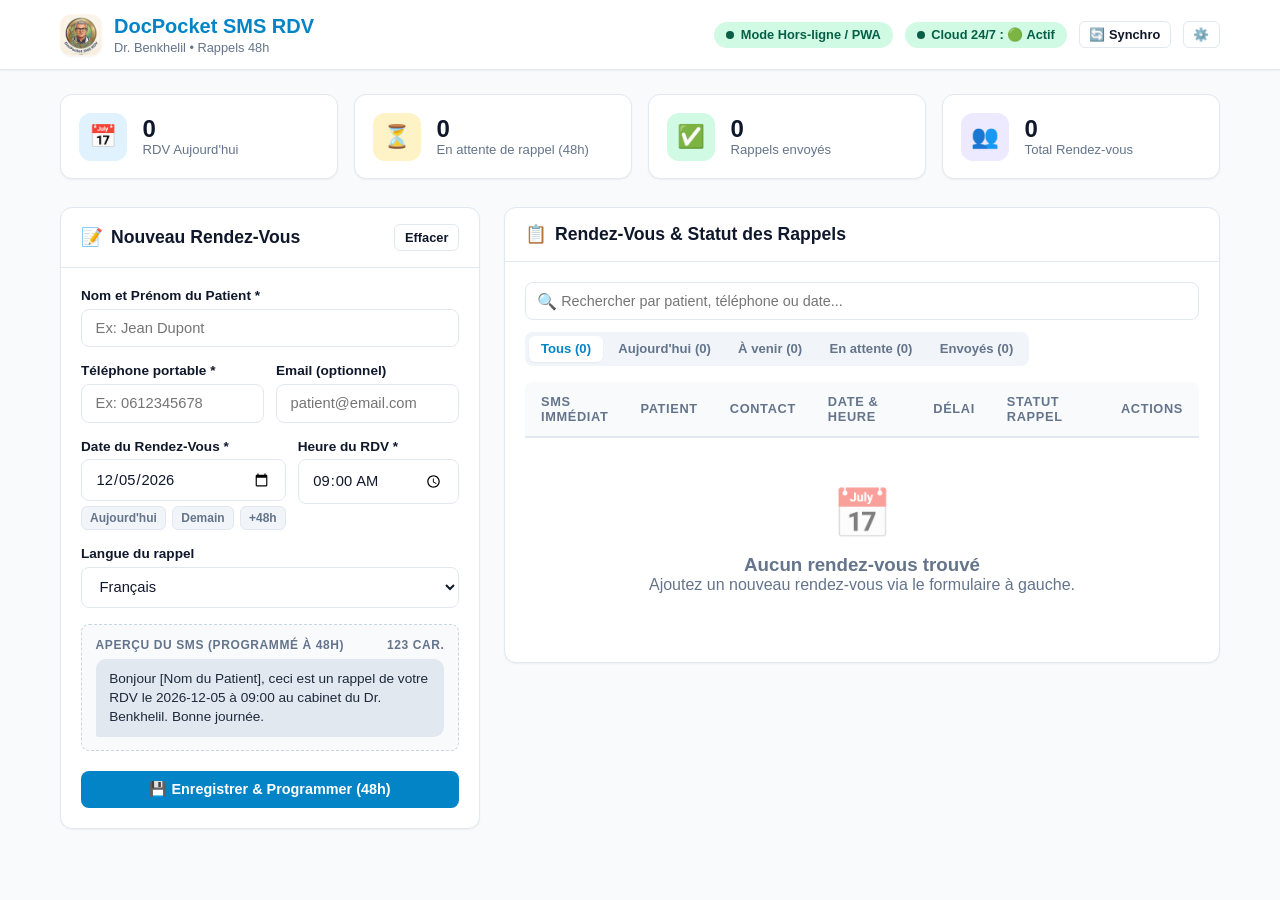
<file: index.html>
<!DOCTYPE html>
<html lang="fr">
<head>
  <meta charset="UTF-8">
  <meta name="viewport" content="width=device-width, initial-scale=1.0, maximum-scale=1.0, user-scalable=no">
  <title>DocPocket SMS RDV - Application Médicale</title>
  
  <!-- PWA Meta Tags -->
  <link rel="manifest" href="manifest.json">
  <meta name="theme-color" content="#0284c7">
  <meta name="mobile-web-app-capable" content="yes">
  <meta name="application-name" content="DocPocket SMS RDV">
  <meta name="apple-mobile-web-app-capable" content="yes">
  <meta name="apple-mobile-web-app-status-bar-style" content="default">
  <meta name="apple-mobile-web-app-title" content="SMS RDV">
  <link rel="apple-touch-icon" href="icons/apple-touch-icon.png">
  <link rel="icon" type="image/png" href="favicon.png">

  <link rel="stylesheet" href="styles.css">
</head>
<body>

  <!-- Header -->
  <header>
    <div class="header-container">
      <a href="#" class="brand">
        <img src="icons/icon-192.png" alt="DocPocket" class="brand-icon">
        <div class="brand-text">
          <h1>DocPocket SMS RDV</h1>
          <span id="header-doctor-name">Cabinet Médical • Rappels 48h</span>
        </div>
      </a>

      <div class="header-actions">
        <div id="status-pill" class="status-pill" title="Cliquez pour changer le mode de connexion">
          <span class="status-dot"></span>
          <span id="status-text">Mode Local</span>
        </div>

        <div class="status-pill online" title="Service Réveil Cloud 24/7">
          <span class="status-dot"></span>
          <span>Cloud 24/7 : 🟢 Actif</span>
        </div>

        <button id="btn-install-pwa" class="btn btn-sm btn-install" style="display: none;">
          📲 Installer l'App
        </button>

        <button id="btn-sync" class="btn btn-sm btn-secondary" title="Synchroniser avec le serveur PC">
          🔄 Synchro
        </button>

        <button id="btn-open-settings" class="btn btn-sm btn-secondary" title="Paramètres">
          ⚙️
        </button>
      </div>
    </div>
  </header>

  <!-- Main Content -->
  <main>
    <!-- Install Banner (shown on mobile/desktop when PWA installable) -->
    <div id="install-banner" class="install-banner">
      <div class="install-banner-text">
        <h4>Installer DocPocket SMS RDV sur votre écran d'accueil</h4>
        <p>Accédez instantanément à la gestion de vos rendez-vous, même hors connexion.</p>
      </div>
      <button id="banner-install-btn" class="btn btn-sm btn-secondary" style="background: white; color: var(--primary);">
        Installer
      </button>
    </div>

    <!-- Stats Dashboard -->
    <section class="stats-grid">
      <div class="stat-card">
        <div class="stat-icon blue">📅</div>
        <div class="stat-data">
          <h3 id="stat-today">0</h3>
          <p>RDV Aujourd'hui</p>
        </div>
      </div>

      <div class="stat-card">
        <div class="stat-icon yellow">⏳</div>
        <div class="stat-data">
          <h3 id="stat-pending">0</h3>
          <p>En attente de rappel (48h)</p>
        </div>
      </div>

      <div class="stat-card">
        <div class="stat-icon green">✅</div>
        <div class="stat-data">
          <h3 id="stat-sent">0</h3>
          <p>Rappels envoyés</p>
        </div>
      </div>

      <div class="stat-card">
        <div class="stat-icon purple">👥</div>
        <div class="stat-data">
          <h3 id="stat-total">0</h3>
          <p>Total Rendez-vous</p>
        </div>
      </div>
    </section>

    <!-- Content Grid: Form + Appointments List -->
    <div class="content-grid">
      
      <!-- Appointment Form -->
      <section class="card">
        <div class="card-header">
          <h2 class="card-title" id="form-title">
            <span>📝</span> Nouveau Rendez-Vous
          </h2>
          <button id="btn-reset-form" class="btn btn-sm btn-secondary" type="button">Effacer</button>
        </div>
        <div class="card-body">
          <form id="appointment-form">
            <input type="hidden" id="edit-id" value="">

            <div class="form-group">
              <label for="patient-name">Nom et Prénom du Patient *</label>
              <input type="text" id="patient-name" required placeholder="Ex: Jean Dupont">
            </div>

            <div class="form-row">
              <div class="form-group">
                <label for="patient-phone">Téléphone portable *</label>
                <input type="tel" id="patient-phone" inputmode="numeric" pattern="[0-9]*" required placeholder="Ex: 0612345678">
              </div>

              <div class="form-group">
                <label for="patient-email">Email (optionnel)</label>
                <input type="email" id="patient-email" placeholder="patient@email.com">
              </div>
            </div>

            <div class="form-row">
              <div class="form-group">
                <label for="appointment-date">Date du Rendez-Vous *</label>
                <input type="date" id="appointment-date" required>
                <div class="quick-dates">
                  <button type="button" class="quick-date-btn" data-days="0">Aujourd'hui</button>
                  <button type="button" class="quick-date-btn" data-days="1">Demain</button>
                  <button type="button" class="quick-date-btn" data-days="2">+48h</button>
                </div>
              </div>

              <div class="form-group">
                <label for="appointment-time">Heure du RDV *</label>
                <input type="time" id="appointment-time" required value="09:00">
              </div>
            </div>

            <div class="form-group">
              <label for="sms-language">Langue du rappel</label>
              <select id="sms-language">
                <option value="fr" selected>Français</option>
                <option value="ar">Arabe (العربية)</option>
                <option value="en">Anglais (English)</option>
              </select>
            </div>

            <!-- Live SMS Preview -->
            <div class="sms-preview-card">
              <div class="sms-preview-header">
                <span>Aperçu du SMS (programmé à 48h)</span>
                <span id="sms-char-count">0 car.</span>
              </div>
              <div id="sms-preview-text" class="sms-preview-text">
                Chargement de l'aperçu...
              </div>
            </div>

            <div style="margin-top: 1.25rem;">
              <button type="submit" id="btn-submit" class="btn btn-primary" style="width: 100%;">
                💾 Enregistrer & Programmer (48h)
              </button>
            </div>
          </form>
        </div>
      </section>

      <!-- Appointments List & Management -->
      <section class="card">
        <div class="card-header">
          <h2 class="card-title">
            <span>📋</span> Rendez-Vous & Statut des Rappels
          </h2>
        </div>

        <div class="card-body">
          <!-- Filter & Search Bar -->
          <div class="filter-bar">
            <div class="search-box">
              <span class="search-icon">🔍</span>
              <input type="text" id="search-input" placeholder="Rechercher par patient, téléphone ou date...">
            </div>

            <div class="filter-tabs">
              <button class="filter-tab active" data-filter="all">Tous (<span id="count-all">0</span>)</button>
              <button class="filter-tab" data-filter="today">Aujourd'hui (<span id="count-today">0</span>)</button>
              <button class="filter-tab" data-filter="upcoming">À venir (<span id="count-upcoming">0</span>)</button>
              <button class="filter-tab" data-filter="pending">En attente (<span id="count-pending">0</span>)</button>
              <button class="filter-tab" data-filter="sent">Envoyés (<span id="count-sent">0</span>)</button>
            </div>
          </div>

          <!-- Appointments Table -->
          <div class="table-wrapper">
            <table>
              <thead>
                <tr>
                  <th style="width: 90px;">SMS Immédiat</th>
                  <th>Patient</th>
                  <th>Contact</th>
                  <th>Date & Heure</th>
                  <th>Délai</th>
                  <th>Statut Rappel</th>
                  <th style="text-align: right;">Actions</th>
                </tr>
              </thead>
              <tbody id="appointments-table-body">
                <!-- Dynamically loaded rows -->
              </tbody>
            </table>

            <div id="empty-state" class="empty-state" style="display: none;">
              <div class="empty-state-icon">📅</div>
              <h3>Aucun rendez-vous trouvé</h3>
              <p>Ajoutez un nouveau rendez-vous via le formulaire à gauche.</p>
            </div>
          </div>
        </div>
      </section>

    </div>
  </main>

  <!-- Settings Modal -->
  <div id="settings-modal" class="modal-overlay">
    <div class="modal-dialog">
      <div class="modal-header">
        <h3 class="card-title"><span>⚙️</span> Paramètres de l'Application</h3>
        <button id="btn-close-settings" class="btn-action" style="font-size: 1.2rem;">&times;</button>
      </div>

      <div class="modal-body">
        <h4 style="margin-bottom: 0.75rem; color: var(--primary);">Synchronisation avec le Cabinet</h4>

        <div class="form-group">
          <label for="sync-mode">Mode de fonctionnement</label>
          <select id="sync-mode">
            <option value="local">Mode Autonome / Hors-ligne (Navigateur & PWA)</option>
            <option value="server">Serveur Local PC / Wi-Fi (API Express)</option>
          </select>
        </div>

        <div class="form-group" id="server-url-group">
          <label for="server-url">Adresse du Serveur PC (API)</label>
          <input type="text" id="server-url" placeholder="ex: http://192.168.1.15:3000 ou http://localhost:3000">
          <small style="color: var(--text-muted); font-size: 0.75rem;">
            Permet de synchroniser les rendez-vous en direct avec l'application PC et le téléphone Android.
          </small>
        </div>

        <hr style="border: 0; border-top: 1px solid var(--border); margin: 1.25rem 0;">

        <h4 style="margin-bottom: 0.75rem; color: var(--primary);">Configuration du Médecin</h4>

        <div class="form-group">
          <label for="setting-doctor-name">Nom du Médecin</label>
          <input type="text" id="setting-doctor-name" placeholder="Dr. ...">
        </div>

        <div class="form-group">
          <label for="setting-reminder-hours">Délai du Rappel SMS (en heures avant le RDV)</label>
          <input type="number" id="setting-reminder-hours" value="48" min="1" max="168">
          <small style="color: var(--text-muted); font-size: 0.75rem;">Par défaut : 48 heures (2 jours avant le rendez-vous).</small>
        </div>

        <hr style="border: 0; border-top: 1px solid var(--border); margin: 1.25rem 0;">

        <h4 style="margin-bottom: 0.75rem; color: var(--primary);">Modèles des SMS</h4>

        <div class="form-group">
          <label for="template-fr">Modèle Français</label>
          <textarea id="template-fr" rows="2" style="font-size: 0.85rem;"></textarea>
        </div>

        <div class="form-group">
          <label for="template-ar" style="direction: rtl;">Modèle Arabe (العربية)</label>
          <textarea id="template-ar" rows="2" style="font-size: 0.85rem; direction: rtl;"></textarea>
        </div>

        <div class="form-group">
          <label for="template-en">Modèle Anglais</label>
          <textarea id="template-en" rows="2" style="font-size: 0.85rem;"></textarea>
        </div>

        <hr style="border: 0; border-top: 1px solid var(--border); margin: 1.25rem 0;">

        <h4 style="margin-bottom: 0.75rem; color: var(--primary);">Sauvegarde & Export</h4>
        <div style="display: flex; gap: 0.5rem; flex-wrap: wrap;">
          <button id="btn-export-json" class="btn btn-sm btn-secondary" type="button">📥 Exporter (JSON)</button>
          <button id="btn-export-csv" class="btn btn-sm btn-secondary" type="button">📊 Exporter (CSV)</button>
          <label class="btn btn-sm btn-secondary" style="cursor: pointer; margin-bottom: 0;">
            📤 Importer (JSON)
            <input type="file" id="file-import-json" accept=".json" style="display: none;">
          </label>
        </div>
      </div>

      <div class="modal-footer">
        <button id="btn-cancel-settings" class="btn btn-secondary">Annuler</button>
        <button id="btn-save-settings" class="btn btn-primary">Enregistrer les Paramètres</button>
      </div>
    </div>
  </div>

  <!-- Toast Notification -->
  <div id="toast">Rendez-vous enregistré avec succès !</div>

  <script src="app.js"></script>
</body>
</html>
</file>
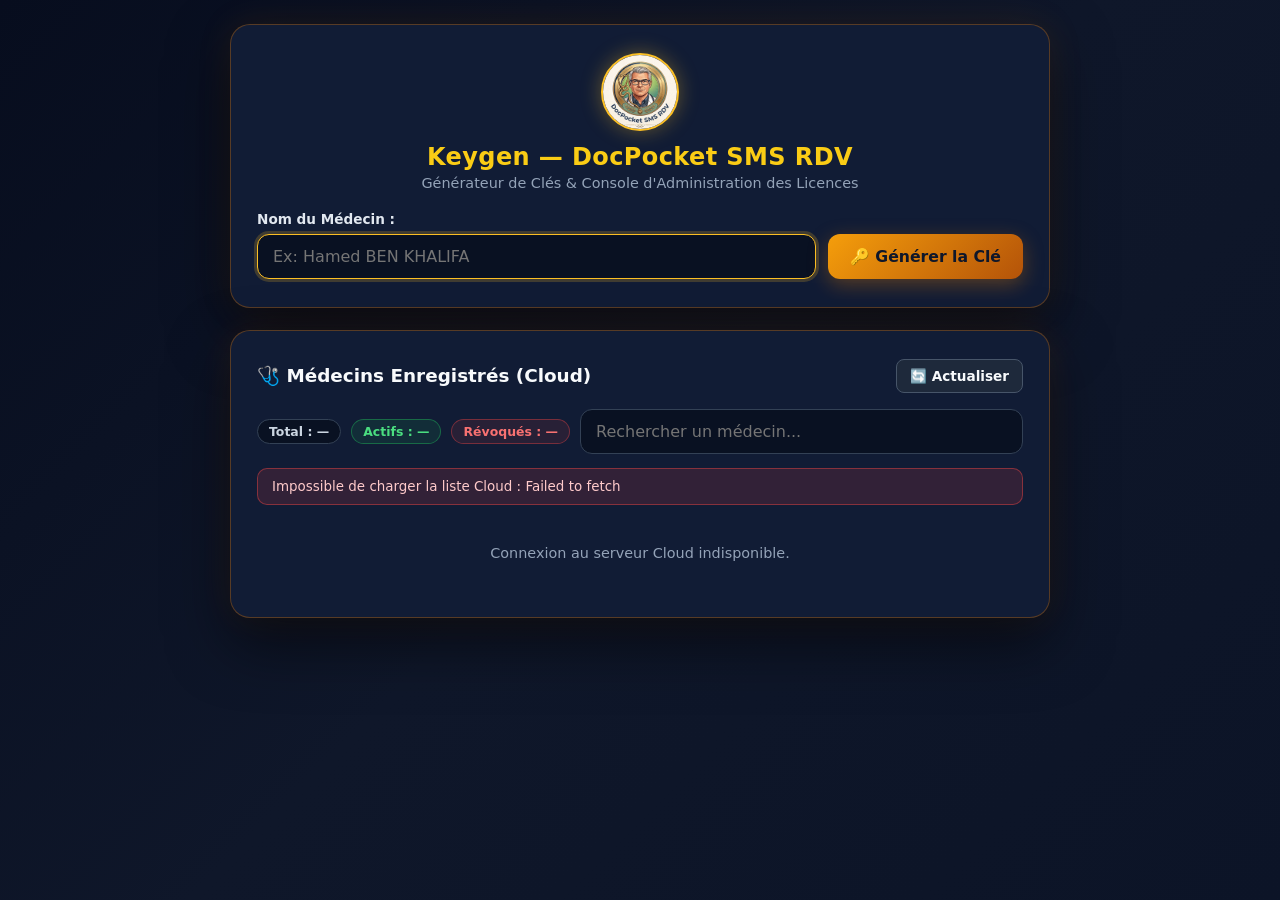
<file: keygen.html>
<!DOCTYPE html>
<html lang="fr">
<head>
    <meta charset="UTF-8">
    <meta name="viewport" content="width=device-width, initial-scale=1.0">
    <title>Keygen DocPocket SMS RDV — Licences & Médecins</title>
    <link rel="icon" type="image/png" href="icons/icon-192.png">
    <style>
        :root {
            --primary: #0284c7;
            --gold: #d97706;
            --gold-light: #fbbf24;
            --bg-gradient: linear-gradient(135deg, #070d1e 0%, #0f172a 50%, #0c1427 100%);
            --card-bg: #111c35;
            --card-border: rgba(217, 119, 6, 0.35);
            --text-main: #f8fafc;
            --text-muted: #94a3b8;
            --success: #22c55e;
            --danger: #ef4444;
            --radius: 12px;
        }

        * {
            box-sizing: border-box;
            margin: 0;
            padding: 0;
            font-family: 'Segoe UI', system-ui, -apple-system, sans-serif;
        }

        body {
            background: var(--bg-gradient);
            color: var(--text-main);
            min-height: 100vh;
            padding: 24px 16px 48px;
        }

        .container {
            width: 100%;
            max-width: 820px;
            margin: 0 auto;
            display: flex;
            flex-direction: column;
            gap: 22px;
        }

        .keygen-card, .doctors-card {
            width: 100%;
            background: var(--card-bg);
            border: 1.5px solid var(--card-border);
            border-radius: 20px;
            box-shadow: 0 25px 60px rgba(0, 0, 0, 0.55), 0 0 35px rgba(217, 119, 6, 0.12);
            padding: 28px 26px;
        }

        .header {
            text-align: center;
            margin-bottom: 20px;
        }

        .header-logo {
            width: 78px;
            height: 78px;
            margin: 0 auto 12px;
            border-radius: 50%;
            border: 2px solid var(--gold-light);
            box-shadow: 0 0 20px rgba(251, 191, 36, 0.35);
            background: #0b1329;
            display: flex;
            align-items: center;
            justify-content: center;
            overflow: hidden;
            font-size: 2rem;
        }

        .header-logo img {
            width: 100%;
            height: 100%;
            object-fit: cover;
        }

        h1 {
            font-size: 1.5rem;
            color: #facc15;
            font-weight: 700;
            letter-spacing: 0.4px;
            margin-bottom: 4px;
        }

        .subtitle {
            font-size: 0.9rem;
            color: var(--text-muted);
        }

        .form-row {
            display: flex;
            gap: 12px;
            flex-wrap: wrap;
            align-items: flex-end;
        }

        .form-group {
            flex: 1;
            min-width: 240px;
            text-align: left;
        }

        label {
            display: block;
            font-size: 0.85rem;
            font-weight: 600;
            color: #e2e8f0;
            margin-bottom: 7px;
        }

        input[type="text"], input[type="search"] {
            width: 100%;
            padding: 12px 15px;
            background: #091122;
            border: 1.5px solid #334155;
            border-radius: var(--radius);
            color: #fff;
            font-size: 1rem;
            outline: none;
            transition: all 0.2s;
        }

        input:focus {
            border-color: var(--gold-light);
            box-shadow: 0 0 0 3px rgba(251, 191, 36, 0.2);
        }

        .btn-generate {
            padding: 13px 22px;
            background: linear-gradient(135deg, #f59e0b 0%, #b45309 100%);
            border: none;
            border-radius: var(--radius);
            color: #0f172a;
            font-size: 0.98rem;
            font-weight: 800;
            cursor: pointer;
            box-shadow: 0 6px 20px rgba(217, 119, 6, 0.35);
            transition: transform 0.15s, box-shadow 0.15s;
            white-space: nowrap;
        }

        .btn-generate:hover {
            transform: translateY(-1px);
            box-shadow: 0 8px 24px rgba(217, 119, 6, 0.5);
        }

        .result-box {
            display: none;
            margin-top: 20px;
            background: rgba(217, 119, 6, 0.08);
            border: 1.5px dashed #f59e0b;
            border-radius: var(--radius);
            padding: 18px;
            text-align: center;
        }

        .result-title {
            font-size: 0.78rem;
            text-transform: uppercase;
            letter-spacing: 1px;
            color: var(--gold-light);
            font-weight: 700;
            margin-bottom: 8px;
        }

        .key-display {
            font-family: 'Consolas', 'Courier New', monospace;
            font-size: 1.4rem;
            font-weight: 800;
            color: #facc15;
            letter-spacing: 2px;
            background: #050a16;
            padding: 11px 14px;
            border-radius: 8px;
            border: 1px solid rgba(251, 191, 36, 0.3);
            margin-bottom: 12px;
            user-select: all;
            word-break: break-all;
        }

        .btn-copy, .btn-action {
            padding: 8px 13px;
            background: #1e293b;
            border: 1px solid #475569;
            color: #f8fafc;
            border-radius: 8px;
            cursor: pointer;
            font-weight: 600;
            font-size: 0.85rem;
            display: inline-flex;
            align-items: center;
            justify-content: center;
            gap: 6px;
            transition: all 0.2s;
            white-space: nowrap;
        }

        .btn-copy:hover, .btn-action:hover {
            background: #334155;
            color: #fff;
        }

        .btn-copy.copied {
            background: rgba(34, 197, 94, 0.2) !important;
            border-color: #22c55e !important;
            color: #4ade80 !important;
        }

        .btn-revoke {
            background: rgba(239, 68, 68, 0.14);
            border-color: rgba(239, 68, 68, 0.45);
            color: #fca5a5;
        }

        .btn-revoke:hover {
            background: rgba(239, 68, 68, 0.28);
            color: #fff;
        }

        .btn-activate {
            background: rgba(34, 197, 94, 0.14);
            border-color: rgba(34, 197, 94, 0.45);
            color: #86efac;
        }

        .btn-activate:hover {
            background: rgba(34, 197, 94, 0.28);
            color: #fff;
        }

        .btn-delete {
            background: transparent;
            border-color: rgba(148, 163, 184, 0.3);
            color: #94a3b8;
        }

        .btn-delete:hover {
            border-color: #ef4444;
            color: #fca5a5;
        }

        .section-header {
            display: flex;
            justify-content: space-between;
            align-items: center;
            gap: 12px;
            flex-wrap: wrap;
            margin-bottom: 16px;
        }

        .section-title {
            font-size: 1.15rem;
            font-weight: 700;
            color: #f8fafc;
            display: flex;
            align-items: center;
            gap: 8px;
        }

        .stats-bar {
            display: flex;
            gap: 10px;
            flex-wrap: wrap;
            margin-bottom: 14px;
            align-items: center;
        }

        .stat-pill {
            font-size: 0.78rem;
            padding: 4px 11px;
            border-radius: 20px;
            font-weight: 700;
            background: #091122;
            border: 1px solid #334155;
            color: #cbd5e1;
        }

        .stat-pill.active {
            border-color: rgba(34, 197, 94, 0.4);
            color: #4ade80;
            background: rgba(34, 197, 94, 0.1);
        }

        .stat-pill.revoked {
            border-color: rgba(239, 68, 68, 0.4);
            color: #f87171;
            background: rgba(239, 68, 68, 0.1);
        }

        .doctor-list {
            display: flex;
            flex-direction: column;
            gap: 12px;
        }

        .doctor-item {
            background: #091122;
            border: 1px solid #26354d;
            border-radius: 14px;
            padding: 16px;
            display: flex;
            justify-content: space-between;
            align-items: center;
            gap: 14px;
            flex-wrap: wrap;
            transition: border-color 0.2s;
        }

        .doctor-item.is-revoked {
            border-color: rgba(239, 68, 68, 0.45);
            background: rgba(127, 29, 29, 0.12);
        }

        .doctor-info {
            flex: 1;
            min-width: 240px;
        }

        .doctor-name-row {
            display: flex;
            align-items: center;
            gap: 9px;
            flex-wrap: wrap;
            margin-bottom: 5px;
        }

        .doctor-name {
            font-size: 1.05rem;
            font-weight: 700;
            color: #f8fafc;
        }

        .status-badge {
            font-size: 0.72rem;
            font-weight: 700;
            padding: 2px 9px;
            border-radius: 999px;
            text-transform: uppercase;
            letter-spacing: 0.4px;
        }

        .status-badge.active {
            background: rgba(34, 197, 94, 0.16);
            color: #4ade80;
            border: 1px solid rgba(34, 197, 94, 0.4);
        }

        .status-badge.revoked {
            background: rgba(239, 68, 68, 0.18);
            color: #f87171;
            border: 1px solid rgba(239, 68, 68, 0.45);
        }

        .doctor-meta {
            font-size: 0.79rem;
            color: #94a3b8;
            line-height: 1.5;
        }

        .doctor-key-chip {
            display: inline-block;
            margin-top: 7px;
            font-family: 'Consolas', 'Courier New', monospace;
            font-size: 0.92rem;
            font-weight: 700;
            color: #facc15;
            background: rgba(250, 204, 21, 0.08);
            border: 1px solid rgba(250, 204, 21, 0.25);
            padding: 4px 10px;
            border-radius: 7px;
            letter-spacing: 1px;
        }

        .doctor-actions {
            display: flex;
            gap: 8px;
            flex-wrap: wrap;
            align-items: center;
        }

        .empty-state {
            text-align: center;
            padding: 28px 12px;
            color: #94a3b8;
            font-size: 0.9rem;
        }

        .error-banner {
            display: none;
            background: rgba(239, 68, 68, 0.15);
            border: 1px solid rgba(239, 68, 68, 0.45);
            color: #fecaca;
            padding: 10px 14px;
            border-radius: 10px;
            font-size: 0.84rem;
            margin-bottom: 12px;
        }
    </style>
</head>
<body>

    <div class="container">
        <!-- CARTE 1 : GÉNÉRATEUR DE CLÉ -->
        <div class="keygen-card">
            <div class="header">
                <div class="header-logo">
                    <img src="icons/icon-192.png" alt="DocPocket SMS RDV" onerror="this.style.display='none'; this.parentElement.textContent='🩺';">
                </div>
                <h1>Keygen — DocPocket SMS RDV</h1>
                <p class="subtitle">Générateur de Clés & Console d'Administration des Licences</p>
            </div>

            <div class="form-row">
                <div class="form-group">
                    <label for="doctor-name">Nom du Médecin :</label>
                    <input type="text" id="doctor-name" placeholder="Ex: Hamed BEN KHALIFA" autocomplete="off" autofocus>
                </div>
                <button class="btn-generate" onclick="generateLicense()">🔑 Générer la Clé</button>
            </div>

            <div id="result-box" class="result-box">
                <div class="result-title">Clé d'activation générée :</div>
                <div id="key-display" class="key-display">----</div>
                <button id="btn-copy" class="btn-copy" onclick="copyLicenseKey()">📋 Copier la clé</button>
            </div>
        </div>

        <!-- CARTE 2 : LISTE DES MÉDECINS & RÉVOCATION -->
        <div class="doctors-card">
            <div class="section-header">
                <div class="section-title">🩺 Médecins Enregistrés (Cloud)</div>
                <button class="btn-action" id="btn-refresh" onclick="loadDoctors()">🔄 Actualiser</button>
            </div>

            <div class="stats-bar">
                <span class="stat-pill" id="stat-total">Total : —</span>
                <span class="stat-pill active" id="stat-active">Actifs : —</span>
                <span class="stat-pill revoked" id="stat-revoked">Révoqués : —</span>
                <div style="flex:1; min-width: 180px;">
                    <input type="search" id="search-doctor" placeholder="Rechercher un médecin..." oninput="renderDoctors()">
                </div>
            </div>

            <div id="api-error" class="error-banner"></div>

            <div id="doctor-list" class="doctor-list">
                <div class="empty-state">Chargement des médecins depuis Firebase Cloud...</div>
            </div>
        </div>
    </div>

    <script>
        const API_URL = (window.location.protocol === 'file:' || !window.location.hostname)
            ? 'https://docpocket-sms-rdv.vercel.app/api/licenses'
            : (window.location.hostname.includes('vercel.app') ? '/api/licenses' : 'https://docpocket-sms-rdv.vercel.app/api/licenses');

        /* Standalone Pure JS MD5 (RFC 1321) Implementation */
        function md5cycle(x, k) {
            var a = x[0], b = x[1], c = x[2], d = x[3];
            a = ff(a, b, c, d, k[0], 7, -680876936);
            d = ff(d, a, b, c, k[1], 12, -389564586);
            c = ff(c, d, a, b, k[2], 17, 606105819);
            b = ff(b, c, d, a, k[3], 22, -1044525330);
            a = ff(a, b, c, d, k[4], 7, -176418897);
            d = ff(d, a, b, c, k[5], 12, 1200080426);
            c = ff(c, d, a, b, k[6], 17, -1473231341);
            b = ff(b, c, d, a, k[7], 22, -45705983);
            a = ff(a, b, c, d, k[8], 7, 1770035416);
            d = ff(d, a, b, c, k[9], 12, -1958414417);
            c = ff(c, d, a, b, k[10], 17, -42063);
            b = ff(b, c, d, a, k[11], 22, -1990404162);
            a = ff(a, b, c, d, k[12], 7, 1804603682);
            d = ff(d, a, b, c, k[13], 12, -40341101);
            c = ff(c, d, a, b, k[14], 17, -1502002290);
            b = ff(b, c, d, a, k[15], 22, 1236535329);

            a = gg(a, b, c, d, k[1], 5, -165796510);
            d = gg(d, a, b, c, k[6], 9, -1069501632);
            c = gg(c, d, a, b, k[11], 14, 643717713);
            b = gg(b, c, d, a, k[0], 20, -373897302);
            a = gg(a, b, c, d, k[5], 5, -701558691);
            d = gg(d, a, b, c, k[10], 9, 38016083);
            c = gg(c, d, a, b, k[15], 14, -660478335);
            b = gg(b, c, d, a, k[4], 20, -405537848);
            a = gg(a, b, c, d, k[9], 5, 568446438);
            d = gg(d, a, b, c, k[14], 9, -1019803690);
            c = gg(c, d, a, b, k[3], 14, -187363961);
            b = gg(b, c, d, a, k[8], 20, 1163531501);
            a = gg(a, b, c, d, k[13], 5, -1444681467);
            d = gg(d, a, b, c, k[2], 9, -51403784);
            c = gg(c, d, a, b, k[7], 14, 1735328473);
            b = gg(b, c, d, a, k[12], 20, -1926607734);

            a = hh(a, b, c, d, k[5], 4, -378558);
            d = hh(d, a, b, c, k[8], 11, -2022574463);
            c = hh(c, d, a, b, k[11], 16, 1839030562);
            b = hh(b, c, d, a, k[14], 23, -35309556);
            a = hh(a, b, c, d, k[1], 4, -1530992060);
            d = hh(d, a, b, c, k[4], 11, 1272893353);
            c = hh(c, d, a, b, k[7], 16, -155497632);
            b = hh(b, c, d, a, k[10], 23, -1094730640);
            a = hh(a, b, c, d, k[13], 4, 681279174);
            d = hh(d, a, b, c, k[0], 11, -358537222);
            c = hh(c, d, a, b, k[3], 16, -722521979);
            b = hh(b, c, d, a, k[6], 23, 76029189);
            a = hh(a, b, c, d, k[9], 4, -640364487);
            d = hh(d, a, b, c, k[12], 11, -421815835);
            c = hh(c, d, a, b, k[15], 16, 530742520);
            b = hh(b, c, d, a, k[2], 23, -995338651);

            a = ii(a, b, c, d, k[0], 6, -198630844);
            d = ii(d, a, b, c, k[7], 10, 1126891415);
            c = ii(c, d, a, b, k[14], 15, -1416354905);
            b = ii(b, c, d, a, k[5], 21, -57434055);
            a = ii(a, b, c, d, k[12], 6, 1700485571);
            d = ii(d, a, b, c, k[3], 10, -1894986606);
            c = ii(c, d, a, b, k[10], 15, -1051523);
            b = ii(b, c, d, a, k[1], 21, -2054922799);
            a = ii(a, b, c, d, k[8], 6, 1873313359);
            d = ii(d, a, b, c, k[15], 10, -30611744);
            c = ii(c, d, a, b, k[6], 15, -1560198380);
            b = ii(b, c, d, a, k[13], 21, 1309151649);
            a = ii(a, b, c, d, k[4], 6, -145523070);
            d = ii(d, a, b, c, k[11], 10, -1120210379);
            c = ii(c, d, a, b, k[2], 15, 718787259);
            b = ii(b, c, d, a, k[9], 21, -343485551);

            x[0] = add32(a, x[0]);
            x[1] = add32(b, x[1]);
            x[2] = add32(c, x[2]);
            x[3] = add32(d, x[3]);
        }
        function cmn(q, a, b, x, s, t) {
            a = add32(add32(a, q), add32(x, t));
            return add32((a << s) | (a >>> (32 - s)), b);
        }
        function ff(a, b, c, d, x, s, t) { return cmn((b & c) | ((~b) & d), a, b, x, s, t); }
        function gg(a, b, c, d, x, s, t) { return cmn((b & d) | (c & (~d)), a, b, x, s, t); }
        function hh(a, b, c, d, x, s, t) { return cmn(b ^ c ^ d, a, b, x, s, t); }
        function ii(a, b, c, d, x, s, t) { return cmn(c ^ (b | (~d)), a, b, x, s, t); }
        function md51(s) {
            var n = s.length, state = [1732584193, -271733879, -1732584194, 271733878], i;
            for (i = 64; i <= s.length; i += 64) md5cycle(state, md5blk(s.substring(i - 64, i)));
            s = s.substring(i - 64);
            var tail = [0,0,0,0,0,0,0,0,0,0,0,0,0,0,0,0];
            for (i = 0; i < s.length; i++) tail[i >> 2] |= s.charCodeAt(i) << ((i % 4) << 3);
            tail[i >> 2] |= 0x80 << ((i % 4) << 3);
            if (i > 55) { md5cycle(state, tail); for (i = 0; i < 16; i++) tail[i] = 0; }
            tail[14] = n * 8;
            md5cycle(state, tail);
            return state;
        }
        function md5blk(s) {
            var md5blks = [], i;
            for (i = 0; i < 64; i += 4) {
                md5blks[i >> 2] = s.charCodeAt(i) + (s.charCodeAt(i + 1) << 8) + (s.charCodeAt(i + 2) << 16) + (s.charCodeAt(i + 3) << 24);
            }
            return md5blks;
        }
        var hex_chr = '0123456789abcdef'.split('');
        function rhex(n) {
            var s = '', j = 0;
            for (; j < 4; j++) s += hex_chr[(n >> (j * 8 + 4)) & 0x0F] + hex_chr[(n >> (j * 8)) & 0x0F];
            return s;
        }
        function hex(x) { for (var i = 0; i < x.length; i++) x[i] = rhex(x[i]); return x.join(''); }
        function md5(s) { return hex(md51(unescape(encodeURIComponent(s)))); }
        function add32(a, b) { return (a + b) & 0xFFFFFFFF; }

        const SECRET_SALT = "MEDWIN_SEC_2026";
        let loadedDoctors = [];

        function computeKeyForName(name) {
            const nameClean = String(name || '').trim().toUpperCase();
            if (!nameClean) return '';
            const hash = md5(nameClean + SECRET_SALT).toUpperCase();
            const keyBase = hash.substring(0, 16);
            return keyBase.substring(0, 4) + '-' + keyBase.substring(4, 8) + '-' + keyBase.substring(8, 12) + '-' + keyBase.substring(12, 16);
        }

        function generateLicense() {
            const nameInput = document.getElementById('doctor-name').value;
            const formattedKey = computeKeyForName(nameInput);
            if (!formattedKey) {
                alert("Veuillez saisir le nom du médecin.");
                document.getElementById('doctor-name').focus();
                return;
            }
            document.getElementById('key-display').textContent = formattedKey;
            document.getElementById('result-box').style.display = 'block';
            const btnCopy = document.getElementById('btn-copy');
            btnCopy.className = 'btn-copy';
            btnCopy.innerHTML = '📋 Copier la clé';
        }

        function copyTextWithFeedback(text, btnElement, originalHtml) {
            navigator.clipboard.writeText(text).then(() => {
                btnElement.classList.add('copied');
                btnElement.innerHTML = '✓ Clé copiée !';
                setTimeout(() => {
                    btnElement.classList.remove('copied');
                    btnElement.innerHTML = originalHtml;
                }, 2200);
            }).catch(() => {
                alert("Clé : " + text);
            });
        }

        function copyLicenseKey() {
            const key = document.getElementById('key-display').textContent;
            copyTextWithFeedback(key, document.getElementById('btn-copy'), '📋 Copier la clé');
        }

        function formatDate(ts) {
            if (!ts) return '—';
            try {
                return new Date(ts).toLocaleString('fr-FR', { dateStyle: 'short', timeStyle: 'short' });
            } catch (_) {
                return '—';
            }
        }

        function escapeHtml(str) {
            return String(str || '').replace(/[&<>"']/g, s => ({ '&': '&amp;', '<': '&lt;', '>': '&gt;', '"': '&quot;', "'": '&#39;' }[s]));
        }

        async function loadDoctors() {
            const btn = document.getElementById('btn-refresh');
            const errBox = document.getElementById('api-error');
            errBox.style.display = 'none';
            btn.disabled = true;
            btn.textContent = '⏳ Chargement...';

            try {
                const res = await fetch(API_URL);
                const data = await res.json();
                if (!res.ok || !data.success) {
                    throw new Error(data.error || 'Erreur HTTP ' + res.status);
                }
                loadedDoctors = data.doctors || [];
                renderDoctors();
            } catch (err) {
                errBox.style.display = 'block';
                errBox.textContent = "Impossible de charger la liste Cloud : " + err.message;
                document.getElementById('doctor-list').innerHTML = '<div class="empty-state">Connexion au serveur Cloud indisponible.</div>';
            } finally {
                btn.disabled = false;
                btn.textContent = '🔄 Actualiser';
            }
        }

        function renderDoctors() {
            const listEl = document.getElementById('doctor-list');
            const q = (document.getElementById('search-doctor').value || '').trim().toLowerCase();

            const activeCount = loadedDoctors.filter(d => d.isLicensed).length;
            const revokedCount = loadedDoctors.length - activeCount;
            document.getElementById('stat-total').textContent = `Total : ${loadedDoctors.length}`;
            document.getElementById('stat-active').textContent = `Actifs : ${activeCount}`;
            document.getElementById('stat-revoked').textContent = `Révoqués : ${revokedCount}`;

            const filtered = loadedDoctors.filter(d =>
                !q ||
                (d.doctorName || '').toLowerCase().includes(q) ||
                (d.doctorId || '').toLowerCase().includes(q) ||
                (d.licenseKey || '').toLowerCase().includes(q)
            );

            if (filtered.length === 0) {
                listEl.innerHTML = '<div class="empty-state">Aucun médecin trouvé.</div>';
                return;
            }

            listEl.innerHTML = filtered.map((d, idx) => {
                const keyToShow = d.licenseKey || computeKeyForName(d.doctorName);
                const statusBadge = d.isLicensed
                    ? '<span class="status-badge active">✓ Licence Active</span>'
                    : '<span class="status-badge revoked">✕ Révoquée</span>';

                const toggleBtn = d.isLicensed
                    ? `<button class="btn-action btn-revoke" onclick="toggleLicense('${escapeHtml(d.docId)}', 'revoke', '${escapeHtml(d.doctorName)}')">🚫 Révoquer</button>`
                    : `<button class="btn-action btn-activate" onclick="toggleLicense('${escapeHtml(d.docId)}', 'activate', '${escapeHtml(d.doctorName)}', '${escapeHtml(keyToShow)}')">✅ Réactiver</button>`;

                return `
                    <div class="doctor-item ${d.isLicensed ? '' : 'is-revoked'}">
                        <div class="doctor-info">
                            <div class="doctor-name-row">
                                <span class="doctor-name">${escapeHtml(d.doctorName)}</span>
                                ${statusBadge}
                            </div>
                            <div class="doctor-meta">
                                ID : <code>${escapeHtml(d.doctorId)}</code>
                                ${d.deviceModel ? ` · 📱 ${escapeHtml(d.deviceModel)} (Android ${escapeHtml(d.androidVersion)})` : ''}
                                <br>Dernière activité : ${formatDate(d.lastUpdated)} · Push FCM : ${d.hasFcmToken ? '🟢 Prêt' : '🔴 Absent'}
                            </div>
                            <div class="doctor-key-chip">${escapeHtml(keyToShow || 'Clé non calculée')}</div>
                        </div>
                        <div class="doctor-actions">
                            <button class="btn-copy" onclick="copyTextWithFeedback('${escapeHtml(keyToShow)}', this, '📋 Copier la clé')">📋 Copier la clé</button>
                            ${toggleBtn}
                            <button class="btn-action btn-delete" title="Supprimer ce profil" onclick="deleteDoctor('${escapeHtml(d.docId)}', '${escapeHtml(d.doctorName)}')">🗑️</button>
                        </div>
                    </div>
                `;
            }).join('');
        }

        async function toggleLicense(docId, action, doctorName, licenseKey = '') {
            const label = action === 'revoke'
                ? `Voulez-vous vraiment RÉVOQUER la licence du Dr ${doctorName} ?\n\nL'application et les envois SMS Cloud seront immédiatement bloqués.`
                : `Réactiver la licence du Dr ${doctorName} ?`;
            if (!confirm(label)) return;

            try {
                const res = await fetch(API_URL, {
                    method: 'POST',
                    headers: { 'Content-Type': 'application/json' },
                    body: JSON.stringify({ action, docId, doctorName, licenseKey })
                });
                const data = await res.json();
                if (!res.ok || !data.success) throw new Error(data.error || 'Échec opération');
                await loadDoctors();
            } catch (err) {
                alert("Erreur : " + err.message);
            }
        }

        async function deleteDoctor(docId, doctorName) {
            if (!confirm(`Supprimer définitivement le profil "${doctorName}" (${docId}) de Firestore ?`)) return;
            try {
                const res = await fetch(API_URL, {
                    method: 'POST',
                    headers: { 'Content-Type': 'application/json' },
                    body: JSON.stringify({ action: 'delete', docId })
                });
                const data = await res.json();
                if (!res.ok || !data.success) throw new Error(data.error || 'Échec suppression');
                await loadDoctors();
            } catch (err) {
                alert("Erreur : " + err.message);
            }
        }

        document.getElementById('doctor-name').addEventListener('keydown', function(e) {
            if (e.key === 'Enter') generateLicense();
        });

        loadDoctors();
    </script>
</body>
</html>
</file>
<file: styles.css>
:root {
  --primary: #0284c7;
  --primary-hover: #0369a1;
  --primary-light: #e0f2fe;
  --secondary: #0ea5e9;
  --accent: #10b981;
  --accent-light: #d1fae5;
  --danger: #ef4444;
  --danger-light: #fee2e2;
  --warning: #f59e0b;
  --warning-light: #fef3c7;
  --background: #f8fafc;
  --surface: #ffffff;
  --text-main: #0f172a;
  --text-muted: #64748b;
  --border: #e2e8f0;
  --border-focus: #38bdf8;
  --radius-sm: 8px;
  --radius-md: 12px;
  --radius-lg: 16px;
  --shadow-sm: 0 1px 2px 0 rgb(0 0 0 / 0.05);
  --shadow-md: 0 4px 6px -1px rgb(0 0 0 / 0.08), 0 2px 4px -2px rgb(0 0 0 / 0.05);
  --shadow-lg: 0 10px 15px -3px rgb(0 0 0 / 0.08), 0 4px 6px -4px rgb(0 0 0 / 0.03);
}

* {
  box-sizing: border-box;
  margin: 0;
  padding: 0;
  font-family: -apple-system, BlinkMacSystemFont, "Segoe UI", Roboto, Helvetica, Arial, sans-serif;
}

body {
  background-color: var(--background);
  color: var(--text-main);
  min-height: 100vh;
  display: flex;
  flex-direction: column;
}

/* Header */
header {
  background-color: var(--surface);
  border-bottom: 1px solid var(--border);
  position: sticky;
  top: 0;
  z-index: 40;
  box-shadow: var(--shadow-sm);
}

.header-container {
  max-width: 1200px;
  margin: 0 auto;
  padding: 0.85rem 1.25rem;
  display: flex;
  justify-content: space-between;
  align-items: center;
  flex-wrap: wrap;
  gap: 1rem;
}

.brand {
  display: flex;
  align-items: center;
  gap: 0.75rem;
  text-decoration: none;
  color: var(--text-main);
}

.brand-icon {
  width: 42px;
  height: 42px;
  border-radius: var(--radius-md);
  box-shadow: var(--shadow-sm);
}

.brand-text h1 {
  font-size: 1.25rem;
  font-weight: 700;
  color: var(--primary);
  line-height: 1.2;
}

.brand-text span {
  font-size: 0.8rem;
  color: var(--text-muted);
}

.header-actions {
  display: flex;
  align-items: center;
  gap: 0.75rem;
}

.status-pill {
  display: inline-flex;
  align-items: center;
  gap: 0.4rem;
  font-size: 0.8rem;
  font-weight: 600;
  padding: 0.35rem 0.75rem;
  border-radius: 9999px;
  background-color: var(--border);
  color: var(--text-muted);
  cursor: pointer;
  white-space: nowrap;
  transition: all 0.2s ease;
}

.status-pill.online {
  background-color: var(--accent-light);
  color: #065f46;
}

.status-pill.local {
  background-color: var(--primary-light);
  color: #0369a1;
}

.status-dot {
  width: 8px;
  height: 8px;
  border-radius: 50%;
  background-color: currentColor;
}

/* Buttons */
.btn {
  display: inline-flex;
  align-items: center;
  justify-content: center;
  gap: 0.4rem;
  padding: 0.55rem 1.1rem;
  border-radius: var(--radius-sm);
  font-size: 0.9rem;
  font-weight: 600;
  border: 1px solid transparent;
  cursor: pointer;
  transition: all 0.2s ease;
  user-select: none;
}

.btn-primary {
  background-color: var(--primary);
  color: #ffffff;
}

.btn-primary:hover {
  background-color: var(--primary-hover);
}

.btn-secondary {
  background-color: var(--surface);
  border-color: var(--border);
  color: var(--text-main);
}

.btn-secondary:hover {
  background-color: #f1f5f9;
}

.btn-accent {
  background-color: var(--accent);
  color: #ffffff;
}

.btn-accent:hover {
  background-color: #059669;
}

.btn-danger {
  background-color: var(--danger-light);
  color: #991b1b;
}

.btn-danger:hover {
  background-color: #fecaca;
}

.btn-sm {
  padding: 0.3rem 0.6rem;
  font-size: 0.8rem;
  border-radius: 6px;
}

.btn-icon {
  padding: 0.5rem;
  border-radius: var(--radius-sm);
}

/* Install PWA Button */
.btn-install {
  background: linear-gradient(135deg, #0284c7, #0284c7);
  color: white;
  animation: pulse-soft 2s infinite;
}

@keyframes pulse-soft {
  0%, 100% { opacity: 1; transform: scale(1); }
  50% { opacity: 0.95; transform: scale(1.02); }
}

/* Main Layout */
main {
  max-width: 1200px;
  margin: 1.5rem auto;
  padding: 0 1.25rem;
  flex: 1;
  width: 100%;
}

/* Stats Row */
.stats-grid {
  display: grid;
  grid-template-columns: repeat(auto-fit, minmax(220px, 1fr));
  gap: 1rem;
  margin-bottom: 1.75rem;
}

.stat-card {
  background-color: var(--surface);
  border: 1px solid var(--border);
  border-radius: var(--radius-md);
  padding: 1.1rem;
  display: flex;
  align-items: center;
  gap: 1rem;
  box-shadow: var(--shadow-sm);
}

.stat-icon {
  width: 48px;
  height: 48px;
  border-radius: var(--radius-md);
  display: flex;
  align-items: center;
  justify-content: center;
  font-size: 1.4rem;
}

.stat-icon.blue { background-color: var(--primary-light); color: var(--primary); }
.stat-icon.green { background-color: var(--accent-light); color: var(--accent); }
.stat-icon.yellow { background-color: var(--warning-light); color: var(--warning); }
.stat-icon.purple { background-color: #ede9fe; color: #7c3aed; }

.stat-data h3 {
  font-size: 1.5rem;
  font-weight: 700;
  line-height: 1.1;
}

.stat-data p {
  font-size: 0.82rem;
  color: var(--text-muted);
  font-weight: 500;
}

/* Grid layout for form and list */
.content-grid {
  display: grid;
  grid-template-columns: 420px 1fr;
  gap: 1.5rem;
  align-items: start;
}

@media (max-width: 980px) {
  .content-grid {
    grid-template-columns: 1fr;
  }
}

/* Card */
.card {
  background-color: var(--surface);
  border: 1px solid var(--border);
  border-radius: var(--radius-md);
  box-shadow: var(--shadow-sm);
  overflow: hidden;
}

.card-header {
  padding: 1rem 1.25rem;
  border-bottom: 1px solid var(--border);
  display: flex;
  justify-content: space-between;
  align-items: center;
}

.card-title {
  font-size: 1.1rem;
  font-weight: 700;
  color: var(--text-main);
  display: flex;
  align-items: center;
  gap: 0.5rem;
}

.card-body {
  padding: 1.25rem;
}

/* Forms */
.form-group {
  margin-bottom: 1rem;
}

.form-group label {
  display: block;
  font-size: 0.85rem;
  font-weight: 600;
  margin-bottom: 0.35rem;
  color: var(--text-main);
}

.form-group input,
.form-group select,
.form-group textarea {
  width: 100%;
  padding: 0.65rem 0.85rem;
  border: 1px solid var(--border);
  border-radius: var(--radius-sm);
  font-size: 0.92rem;
  background-color: var(--surface);
  color: var(--text-main);
  transition: border-color 0.2s ease, box-shadow 0.2s ease;
}

.form-group input:focus,
.form-group select:focus,
.form-group textarea:focus {
  outline: none;
  border-color: var(--primary);
  box-shadow: 0 0 0 3px rgba(2, 132, 199, 0.15);
}

.form-row {
  display: grid;
  grid-template-columns: 1fr 1fr;
  gap: 0.75rem;
}

/* Quick Date Selectors */
.quick-dates {
  display: flex;
  gap: 0.4rem;
  margin-top: 0.35rem;
}

.quick-date-btn {
  background-color: #f1f5f9;
  border: 1px solid var(--border);
  border-radius: 6px;
  padding: 0.25rem 0.5rem;
  font-size: 0.75rem;
  font-weight: 600;
  color: var(--text-muted);
  cursor: pointer;
  transition: all 0.15s ease;
}

.quick-date-btn:hover {
  background-color: var(--primary-light);
  color: var(--primary);
  border-color: var(--primary);
}

/* SMS Live Preview */
.sms-preview-card {
  background-color: #f8fafc;
  border: 1px dashed #cbd5e1;
  border-radius: var(--radius-sm);
  padding: 0.85rem;
  margin-top: 0.75rem;
  font-size: 0.85rem;
}

.sms-preview-header {
  display: flex;
  justify-content: space-between;
  font-weight: 600;
  font-size: 0.75rem;
  color: var(--text-muted);
  margin-bottom: 0.4rem;
  text-transform: uppercase;
  letter-spacing: 0.05em;
}

.sms-preview-text {
  background-color: #e2e8f0;
  padding: 0.65rem 0.85rem;
  border-radius: 10px 10px 10px 2px;
  color: #1e293b;
  line-height: 1.4;
  white-space: pre-wrap;
  word-break: break-word;
}

/* Filter Bar */
.filter-bar {
  display: flex;
  justify-content: space-between;
  align-items: center;
  flex-wrap: wrap;
  gap: 0.75rem;
  margin-bottom: 1rem;
}

.search-box {
  position: relative;
  flex: 1;
  min-width: 220px;
}

.search-box input {
  width: 100%;
  padding: 0.6rem 0.85rem 0.6rem 2.2rem;
  border: 1px solid var(--border);
  border-radius: var(--radius-sm);
  font-size: 0.9rem;
}

.search-icon {
  position: absolute;
  left: 0.75rem;
  top: 50%;
  transform: translateY(-50%);
  color: var(--text-muted);
  pointer-events: none;
}

.filter-tabs {
  display: flex;
  background-color: #f1f5f9;
  padding: 0.25rem;
  border-radius: var(--radius-sm);
  gap: 0.2rem;
  overflow-x: auto;
}

.filter-tab {
  padding: 0.35rem 0.75rem;
  border: none;
  background: transparent;
  border-radius: 6px;
  font-size: 0.82rem;
  font-weight: 600;
  color: var(--text-muted);
  cursor: pointer;
  white-space: nowrap;
  transition: all 0.15s ease;
}

.filter-tab.active {
  background-color: var(--surface);
  color: var(--primary);
  box-shadow: var(--shadow-sm);
}

/* Appointments Table */
.table-wrapper {
  overflow-x: auto;
  border-radius: var(--radius-sm);
}

table {
  width: 100%;
  border-collapse: collapse;
  text-align: left;
  font-size: 0.9rem;
}

thead {
  background-color: #f8fafc;
  border-bottom: 2px solid var(--border);
}

th {
  padding: 0.75rem 1rem;
  font-weight: 700;
  color: var(--text-muted);
  font-size: 0.8rem;
  text-transform: uppercase;
  letter-spacing: 0.05em;
}

td {
  padding: 0.85rem 1rem;
  border-bottom: 1px solid var(--border);
  vertical-align: middle;
}

tr:hover td {
  background-color: #f8fafc;
}

.patient-info {
  font-weight: 600;
  color: var(--text-main);
}

.contact-cell a {
  color: var(--primary);
  text-decoration: none;
  display: inline-flex;
  align-items: center;
  gap: 0.3rem;
}

.contact-cell a:hover {
  text-decoration: underline;
}

.datetime-cell {
  line-height: 1.3;
}

.time-badge {
  display: inline-block;
  font-size: 0.75rem;
  font-weight: 600;
  color: var(--primary);
  background-color: var(--primary-light);
  padding: 0.15rem 0.4rem;
  border-radius: 4px;
  margin-top: 0.2rem;
}

/* Status Badges */
.badge {
  display: inline-flex;
  align-items: center;
  gap: 0.3rem;
  padding: 0.25rem 0.6rem;
  border-radius: 9999px;
  font-size: 0.75rem;
  font-weight: 700;
}

.badge-sent {
  background-color: var(--accent-light);
  color: #065f46;
}

.badge-pending {
  background-color: var(--warning-light);
  color: #92400e;
}

.badge-proximity {
  background-color: #e0e7ff;
  color: #3730a3;
}

/* Actions */
.action-buttons {
  display: flex;
  gap: 0.35rem;
}

.btn-action {
  background: transparent;
  border: 1px solid var(--border);
  border-radius: 6px;
  padding: 0.35rem;
  font-size: 0.9rem;
  cursor: pointer;
  color: var(--text-muted);
  transition: all 0.15s ease;
}

.btn-action:hover {
  background-color: #f1f5f9;
  color: var(--text-main);
  border-color: #cbd5e1;
}

.btn-action.delete:hover {
  background-color: var(--danger-light);
  color: var(--danger);
  border-color: #fca5a5;
}

/* Empty State */
.empty-state {
  text-align: center;
  padding: 3rem 1rem;
  color: var(--text-muted);
}

.empty-state-icon {
  font-size: 3rem;
  margin-bottom: 0.75rem;
  opacity: 0.5;
}

/* Modal */
.modal-overlay {
  position: fixed;
  inset: 0;
  background-color: rgba(15, 23, 42, 0.5);
  backdrop-filter: blur(4px);
  z-index: 50;
  display: none;
  align-items: center;
  justify-content: center;
  padding: 1rem;
}

.modal-overlay.open {
  display: flex;
}

.modal-dialog {
  background-color: var(--surface);
  border-radius: var(--radius-lg);
  max-width: 600px;
  width: 100%;
  max-height: 90vh;
  overflow-y: auto;
  box-shadow: var(--shadow-lg);
}

.modal-header {
  padding: 1.25rem 1.5rem;
  border-bottom: 1px solid var(--border);
  display: flex;
  justify-content: space-between;
  align-items: center;
}

.modal-body {
  padding: 1.5rem;
}

.modal-footer {
  padding: 1rem 1.5rem;
  border-top: 1px solid var(--border);
  display: flex;
  justify-content: flex-end;
  gap: 0.75rem;
}

/* Toast */
#toast {
  position: fixed;
  bottom: 1.5rem;
  right: 1.5rem;
  padding: 0.75rem 1.25rem;
  background-color: #0f172a;
  color: #ffffff;
  border-radius: var(--radius-sm);
  font-size: 0.9rem;
  font-weight: 500;
  box-shadow: var(--shadow-lg);
  transform: translateY(100px);
  opacity: 0;
  transition: all 0.3s cubic-bezier(0.16, 1, 0.3, 1);
  z-index: 100;
  display: flex;
  align-items: center;
  gap: 0.5rem;
}

#toast.show {
  transform: translateY(0);
  opacity: 1;
}

#toast.error {
  background-color: var(--danger);
}

#toast.success {
  background-color: #059669;
}

/* Install Prompt Banner */
.install-banner {
  display: none;
  background: linear-gradient(135deg, #0284c7, #0369a1);
  color: white;
  padding: 0.75rem 1.25rem;
  border-radius: var(--radius-md);
  margin-bottom: 1.5rem;
  align-items: center;
  justify-content: space-between;
  gap: 1rem;
  box-shadow: var(--shadow-md);
}

.install-banner.active {
  display: flex;
}

.install-banner-text h4 {
  font-size: 1rem;
  font-weight: 700;
}

.install-banner-text p {
  font-size: 0.82rem;
  opacity: 0.9;
}
</file>
